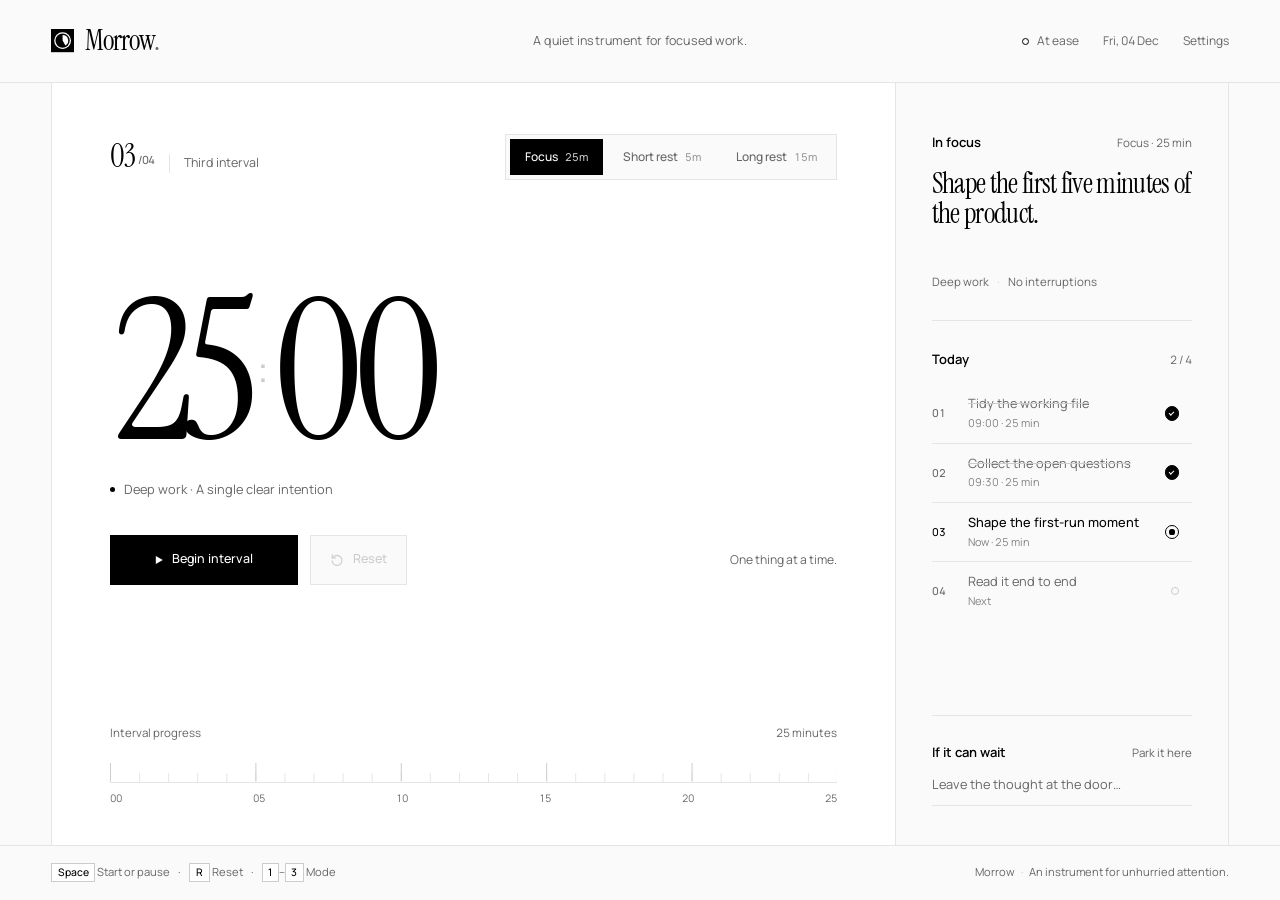
<file: index.html>
<!DOCTYPE html>
<html lang="en">
<head>
  <meta charset="UTF-8">
  <meta name="viewport" content="width=device-width, initial-scale=1.0">
  <meta name="description" content="Morrow is a quiet, single-purpose focus timer for unhurried work.">
  <title>Morrow — A quiet focus timer</title>
  <link rel="icon" type="image/svg+xml" href="./favicon.svg">
  <link rel="preconnect" href="https://fonts.googleapis.com">
  <link rel="preconnect" href="https://fonts.gstatic.com" crossorigin>
  <link href="https://fonts.googleapis.com/css2?family=Instrument+Serif:ital@0;1&family=Manrope:wght@300;400;500;600&display=swap" rel="stylesheet">
  <link rel="stylesheet" href="style.css">
</head>
<body class="timer-page" data-mode="focus" data-state="idle">
  <div class="page">
    <header class="masthead">
      <div class="masthead-inner">
        <a class="brand" href="./index.html" aria-label="Morrow home">
          <svg class="brand-mark" viewBox="0 0 32 32" aria-hidden="true" focusable="false">
            <rect width="32" height="32" class="brand-mark-bg" />
            <circle cx="16" cy="16" r="10.75" fill="none" class="brand-mark-ring" stroke-width="1.75" />
            <path d="M16 16 L16 8.25 A7.75 7.75 0 0 1 19.875 22.712 Z" class="brand-mark-wedge" />
          </svg>
          <span class="brand-word">Morrow<span aria-hidden="true">.</span></span>
        </a>
        <p class="masthead-line">A quiet instrument for focused work.</p>
        <div class="masthead-meta">
          <p class="presence" aria-live="polite">
            <span class="presence-dot" aria-hidden="true"></span>
            <span class="presence-text" id="presence-text">At ease</span>
          </p>
          <time class="today" id="today-date" datetime="2026-11-06">Fri, 06 Nov</time>
          <a class="settings-link" href="./settings.html" aria-label="Open Morrow settings">Settings</a>
        </div>
      </div>
    </header>

    <main class="workspace" aria-label="Morrow focus workspace">
      <section class="timer-stage" aria-labelledby="timer-heading">
        <div class="stage-head">
          <div class="session-marker">
            <p class="session-index" id="session-index" aria-label="Interval three of four">03<span>/04</span></p>
            <p class="session-name" id="session-name">Third interval</p>
          </div>

          <div class="mode-switch" role="radiogroup" aria-label="Choose an interval">
            <button class="mode-option" type="button" role="radio" aria-checked="true" data-mode="focus" data-minutes="25">
              <span>Focus</span>
              <span class="mode-duration">25m</span>
            </button>
            <button class="mode-option" type="button" role="radio" aria-checked="false" data-mode="short" data-minutes="5">
              <span>Short rest</span>
              <span class="mode-duration">5m</span>
            </button>
            <button class="mode-option" type="button" role="radio" aria-checked="false" data-mode="long" data-minutes="15">
              <span>Long rest</span>
              <span class="mode-duration">15m</span>
            </button>
          </div>
        </div>

        <div class="timer-body">
          <h1 id="timer-heading" class="sr-only">Morrow focus timer</h1>
          <p id="timer-description" class="sr-only">A countdown timer with focus, short rest, and long rest modes. Choose a mode, begin the interval, pause at any time, or reset to return to the full duration.</p>

          <div class="clock-display" role="timer" aria-live="off" aria-labelledby="timer-heading" aria-describedby="timer-description">
            <span class="clock-digits" id="clock-minutes">25</span><span class="clock-colon" aria-hidden="true">:</span><span class="clock-digits" id="clock-seconds">00</span>
          </div>

          <p class="interval-caption" id="interval-caption">
            <span class="caption-dot" aria-hidden="true"></span>
            <span id="interval-caption-text">Deep work · A single clear intention</span>
          </p>

          <div class="timer-actions" role="group" aria-label="Timer controls">
            <button class="button-primary" id="toggle-timer" type="button">
              <span class="button-icon icon-play" id="toggle-icon" aria-hidden="true"></span>
              <span id="toggle-label">Begin interval</span>
            </button>

            <button class="button-secondary" id="reset-timer" type="button" disabled aria-label="Reset interval">
              <svg viewBox="0 0 18 18" aria-hidden="true" focusable="false">
                <path d="M4.25 6.4A5.6 5.6 0 1 1 3.4 10" fill="none" stroke="currentColor" stroke-width="1.25" stroke-linecap="round"/>
                <path d="M3.6 2.9v3.9h3.9" fill="none" stroke="currentColor" stroke-width="1.25" stroke-linecap="round" stroke-linejoin="round"/>
              </svg>
              <span>Reset</span>
            </button>

            <p class="timer-note" id="timer-note" aria-live="polite">One thing at a time.</p>
          </div>
        </div>

        <figure class="interval-ruler" id="interval-ruler" style="--progress: 0;">
          <figcaption class="ruler-caption">
            <span>Interval progress</span>
            <span class="ruler-total" id="ruler-total">25 minutes</span>
          </figcaption>

          <div class="ruler-track" id="ruler-track" aria-hidden="true">
            <span class="ruler-fill"></span>
            <span class="ruler-marker"></span>
          </div>

          <div class="ruler-labels" id="ruler-labels" aria-hidden="true">
            <span>00</span><span>05</span><span>10</span><span>15</span><span>20</span><span>25</span>
          </div>
        </figure>

        <div class="finish-panel" id="finish-panel" role="status" aria-live="polite" aria-hidden="true">
          <p class="finish-kicker">Interval complete</p>
          <p class="finish-time" aria-hidden="true">00:00</p>
          <p class="finish-title" id="finish-title">Let the work settle.</p>
          <div class="finish-actions">
            <button class="button-primary" id="finish-next" type="button">
              <span class="button-icon icon-play" aria-hidden="true"></span>
              <span id="finish-next-label">Take a short rest</span>
            </button>
            <button class="button-secondary" id="finish-return" type="button">Return to timer</button>
            <button class="button-secondary" id="finish-stop-audio" type="button" hidden>Stop music</button>
          </div>
        </div>
      </section>

      <aside class="session-rail" aria-label="Session notes">
        <section class="rail-section intention-section" aria-labelledby="intention-label">
          <div class="section-heading">
            <h2 id="intention-label">In focus</h2>
            <p class="section-meta" id="intention-mode-tag">Focus · 25 min</p>
          </div>
          <label class="sr-only" for="intention">Current intention</label>
          <textarea class="intention-input" id="intention" rows="3" spellcheck="false">Shape the first five minutes of the product.</textarea>
          <p class="intention-meta"><span>Deep work</span><span aria-hidden="true">·</span><span>No interruptions</span></p>
        </section>

        <section class="rail-section cadence-section" aria-labelledby="cadence-heading">
          <div class="section-heading">
            <h2 id="cadence-heading">Today</h2>
            <p class="section-meta" id="cadence-count">2 / 4</p>
          </div>

          <ol class="cadence-list" id="cadence-list">
            <li class="cadence-item is-done" data-status="done">
              <button class="cadence-trigger" type="button" aria-pressed="true">
                <span class="cadence-number">01</span>
                <span class="cadence-copy">
                  <span class="cadence-title">Tidy the working file</span>
                  <span class="cadence-time">09:00 · 25 min</span>
                </span>
                <span class="cadence-mark" aria-hidden="true"></span>
                <span class="sr-only cadence-sr">Complete, select to toggle</span>
              </button>
            </li>
            <li class="cadence-item is-done" data-status="done">
              <button class="cadence-trigger" type="button" aria-pressed="true">
                <span class="cadence-number">02</span>
                <span class="cadence-copy">
                  <span class="cadence-title">Collect the open questions</span>
                  <span class="cadence-time">09:30 · 25 min</span>
                </span>
                <span class="cadence-mark" aria-hidden="true"></span>
                <span class="sr-only cadence-sr">Complete, select to toggle</span>
              </button>
            </li>
            <li class="cadence-item is-current" data-status="current">
              <button class="cadence-trigger" type="button" aria-pressed="false">
                <span class="cadence-number">03</span>
                <span class="cadence-copy">
                  <span class="cadence-title">Shape the first-run moment</span>
                  <span class="cadence-time">Now · 25 min</span>
                </span>
                <span class="cadence-mark" aria-hidden="true"></span>
                <span class="sr-only cadence-sr">Currently active, select to mark complete</span>
              </button>
            </li>
            <li class="cadence-item is-next" data-status="next">
              <button class="cadence-trigger" type="button" aria-pressed="false">
                <span class="cadence-number">04</span>
                <span class="cadence-copy">
                  <span class="cadence-title">Read it end to end</span>
                  <span class="cadence-time">Next</span>
                </span>
                <span class="cadence-mark" aria-hidden="true"></span>
                <span class="sr-only cadence-sr">Up next, select to mark complete</span>
              </button>
            </li>
          </ol>
        </section>

        <section class="rail-section parking-section" aria-labelledby="parking-label">
          <div class="section-heading">
            <h2 id="parking-label">If it can wait</h2>
            <p class="section-meta">Park it here</p>
          </div>
          <label class="sr-only" for="parking">Leave a thought for later</label>
          <textarea class="parking-input" id="parking" rows="2" placeholder="Leave the thought at the door…"></textarea>
        </section>
      </aside>
    </main>

    <footer class="page-footer">
      <div class="footer-inner">
        <p class="footer-shortcuts" aria-label="Keyboard shortcuts">
          <span><kbd>Space</kbd> Start or pause</span>
          <span aria-hidden="true">·</span>
          <span><kbd>R</kbd> Reset</span>
          <span aria-hidden="true">·</span>
          <span><kbd>1</kbd>–<kbd>3</kbd> Mode</span>
        </p>
        <p class="footer-credit">Morrow <span aria-hidden="true">·</span> An instrument for unhurried attention.</p>
      </div>
    </footer>
  </div>

  <script src="audio.js"></script>
  <script>
    (() => {
      const SETTINGS_KEY = "morrow.settings";
      const DEFAULT_SETTINGS = {
        focusMinutes: 25,
        shortRestMinutes: 5,
        longRestMinutes: 15,
        soundEnabled: true,
        keepAwake: true,
        theme: "light",
        reducedMotion: false
      };

      function loadSettings() {
        try {
          const raw = localStorage.getItem(SETTINGS_KEY);
          if (!raw) return { ...DEFAULT_SETTINGS };
          return { ...DEFAULT_SETTINGS, ...JSON.parse(raw) };
        } catch {
          return { ...DEFAULT_SETTINGS };
        }
      }

      function buildRulerLabels(minutes) {
        const labels = [];
        for (let i = 0; i <= 5; i++) {
          const val = Math.round((minutes * i) / 5);
          labels.push(String(val).padStart(2, "0"));
        }
        return labels;
      }

      const activeSettings = loadSettings();

      function applySettingsToDom(settings) {
        const prefersDark = window.matchMedia && window.matchMedia("(prefers-color-scheme: dark)").matches;
        const resolvedTheme = settings.theme === "system" ? (prefersDark ? "dark" : "light") : settings.theme;
        document.documentElement.dataset.theme = resolvedTheme;
        document.body.dataset.theme = resolvedTheme;
        document.body.dataset.reducedMotion = settings.reducedMotion ? "true" : "false";
      }

      const MODES = {
        focus: {
          minutes: Math.max(1, Math.min(120, Number(activeSettings.focusMinutes) || 25)),
          caption: "Deep work · A single clear intention",
          tag: `Focus · ${Math.max(1, Math.min(120, Number(activeSettings.focusMinutes) || 25))} min`,
          rulerLabels: buildRulerLabels(Math.max(1, Math.min(120, Number(activeSettings.focusMinutes) || 25))),
          minorStep: `calc(100% / ${Math.max(1, Math.min(120, Number(activeSettings.focusMinutes) || 25))})`,
          majorStep: "20%",
          finishTitle: "Let the work settle.",
          nextMode: "short",
          nextLabel: "Take a short rest"
        },
        short: {
          minutes: Number(activeSettings.shortRestMinutes) || 5,
          caption: "Short rest · Look beyond the screen",
          tag: `Short rest · ${Number(activeSettings.shortRestMinutes) || 5} min`,
          rulerLabels: buildRulerLabels(Number(activeSettings.shortRestMinutes) || 5),
          minorStep: `calc(100% / ${Number(activeSettings.shortRestMinutes) || 5})`,
          majorStep: "20%",
          finishTitle: "Eyes away from the glass.",
          nextMode: "focus",
          nextLabel: "Return to focus"
        },
        long: {
          minutes: Number(activeSettings.longRestMinutes) || 15,
          caption: "Long rest · Let the work settle",
          tag: `Long rest · ${Number(activeSettings.longRestMinutes) || 15} min`,
          rulerLabels: buildRulerLabels(Number(activeSettings.longRestMinutes) || 15),
          minorStep: `calc(100% / ${Number(activeSettings.longRestMinutes) || 15})`,
          majorStep: "20%",
          finishTitle: "Step back before the next cycle.",
          nextMode: "focus",
          nextLabel: "Return to focus"
        }
      };

      const ORDINALS = ["First", "Second", "Third", "Fourth"];
      const body = document.body;
      const clockMinutes = document.getElementById("clock-minutes");
      const clockSeconds = document.getElementById("clock-seconds");
      const toggleBtn = document.getElementById("toggle-timer");
      const toggleIcon = document.getElementById("toggle-icon");
      const toggleLabel = document.getElementById("toggle-label");
      const resetBtn = document.getElementById("reset-timer");
      const timerNote = document.getElementById("timer-note");
      const presenceText = document.getElementById("presence-text");
      const captionText = document.getElementById("interval-caption-text");
      const intentionModeTag = document.getElementById("intention-mode-tag");
      const rulerEl = document.getElementById("interval-ruler");
      const rulerTrack = document.getElementById("ruler-track");
      const rulerTotal = document.getElementById("ruler-total");
      const rulerLabels = document.getElementById("ruler-labels");
      const finishPanel = document.getElementById("finish-panel");
      const finishTitle = document.getElementById("finish-title");
      const finishNextBtn = document.getElementById("finish-next");
      const finishNextLabel = document.getElementById("finish-next-label");
      const finishReturnBtn = document.getElementById("finish-return");
      const finishStopAudioBtn = document.getElementById("finish-stop-audio");
      const modeButtons = Array.from(document.querySelectorAll(".mode-option"));
      const intentionInput = document.getElementById("intention");
      const parkingInput = document.getElementById("parking");
      const cadenceItems = Array.from(document.querySelectorAll(".cadence-item"));
      const cadenceCount = document.getElementById("cadence-count");
      const sessionIndex = document.getElementById("session-index");
      const sessionName = document.getElementById("session-name");
      const todayDate = document.getElementById("today-date");

      let currentMode = "focus";
      let totalSeconds = MODES.focus.minutes * 60;
      let remainingSeconds = totalSeconds;
      let timerState = "idle"; // idle | running | paused | complete
      let endTimestamp = 0;
      let tickId = null;
      let wakeLock = null;

      modeButtons.forEach((btn) => {
        const mode = btn.dataset.mode;
        if (MODES[mode]) {
          btn.dataset.minutes = String(MODES[mode].minutes);
          const durEl = btn.querySelector(".mode-duration");
          if (durEl) durEl.textContent = `${MODES[mode].minutes}m`;
        }
      });

      applySettingsToDom(activeSettings);

      async function requestWakeLock() {
        if (!activeSettings.keepAwake || !("wakeLock" in navigator)) return;
        try {
          wakeLock = await navigator.wakeLock.request("screen");
        } catch {
          // Ignore wake lock errors if unsupported or denied.
        }
      }

      async function releaseWakeLock() {
        if (!wakeLock) return;
        try {
          await wakeLock.release();
        } catch {
          // Ignore release errors.
        }
        wakeLock = null;
      }

      function formatTwo(value) {
        return String(Math.max(0, value)).padStart(2, "0");
      }

      function setTodayLabel() {
        if (!todayDate) return;
        const now = new Date();
        const weekday = now.toLocaleDateString("en-US", { weekday: "short" });
        const day = formatTwo(now.getDate());
        const month = now.toLocaleDateString("en-US", { month: "short" });
        todayDate.textContent = `${weekday}, ${day} ${month}`;
        todayDate.setAttribute("datetime", now.toISOString().slice(0, 10));
      }

      function renderClock() {
        const mins = Math.floor(remainingSeconds / 60);
        const secs = remainingSeconds % 60;
        const formatted = `${formatTwo(mins)}:${formatTwo(secs)}`;
        clockMinutes.textContent = formatTwo(mins);
        clockSeconds.textContent = formatTwo(secs);

        const progress = totalSeconds > 0 ? Math.min(1, Math.max(0, (totalSeconds - remainingSeconds) / totalSeconds)) : 0;
        rulerEl.style.setProperty("--progress", progress.toFixed(5));

        if (timerState === "running") {
          document.title = `${formatted} · Morrow`;
        } else if (timerState === "paused") {
          document.title = `${formatted} (Paused) · Morrow`;
        } else if (timerState === "complete") {
          document.title = "Interval complete · Morrow";
        } else {
          document.title = "Morrow — A quiet focus timer";
        }

        const atFull = remainingSeconds === totalSeconds && timerState === "idle";
        resetBtn.disabled = atFull;
      }

      function renderControls() {
        body.dataset.state = timerState;
        body.dataset.mode = currentMode;

        if (timerState === "running") {
          presenceText.textContent = "In focus";
          timerNote.textContent = "Stay with it.";
          toggleLabel.textContent = "Pause interval";
          toggleIcon.className = "button-icon icon-pause";
          toggleIcon.innerHTML = "<span></span><span></span>";
        } else if (timerState === "paused") {
          presenceText.textContent = "Paused";
          timerNote.textContent = "Your place is kept.";
          toggleLabel.textContent = "Resume interval";
          toggleIcon.className = "button-icon icon-play";
          toggleIcon.innerHTML = "";
        } else if (timerState === "complete") {
          presenceText.textContent = "Complete";
          timerNote.textContent = "Interval finished.";
          toggleLabel.textContent = "Begin interval";
          toggleIcon.className = "button-icon icon-play";
          toggleIcon.innerHTML = "";
        } else {
          presenceText.textContent = "At ease";
          timerNote.textContent = "One thing at a time.";
          toggleLabel.textContent = "Begin interval";
          toggleIcon.className = "button-icon icon-play";
          toggleIcon.innerHTML = "";
        }

        const isComplete = timerState === "complete";
        finishPanel.setAttribute("aria-hidden", isComplete ? "false" : "true");
      }

      function shouldLoopFocusMusic() {
        return currentMode === "focus" && timerState === "running";
      }

      function startFocusMusic(restart = false) {
        if (!activeSettings.soundEnabled || !window.MorrowAudio) return;
        if (typeof window.MorrowAudio.playFocusMusic === "function") {
          window.MorrowAudio.playFocusMusic({
            restart,
            shouldLoop: shouldLoopFocusMusic
          });
        }
      }

      function pauseFocusMusic() {
        if (window.MorrowAudio && typeof window.MorrowAudio.pauseFocusMusic === "function") {
          window.MorrowAudio.pauseFocusMusic();
        }
      }

      function stopFocusMusic() {
        if (window.MorrowAudio && typeof window.MorrowAudio.stopFocusMusic === "function") {
          window.MorrowAudio.stopFocusMusic();
        }
      }

      function stopCompletionMusic() {
        if (window.MorrowAudio) {
          if (typeof window.MorrowAudio.stopCompletion === "function") {
            window.MorrowAudio.stopCompletion();
          } else {
            window.MorrowAudio.stop();
          }
        }
        finishStopAudioBtn.hidden = true;
      }

      function stopAllMusic() {
        stopCompletionMusic();
        stopFocusMusic();
      }

      function playCompletionMusic() {
        if (!activeSettings.soundEnabled || !window.MorrowAudio) return;
        const started = window.MorrowAudio.playGraduationMusic({
          onEnded: () => {
            finishStopAudioBtn.hidden = true;
          }
        });
        finishStopAudioBtn.hidden = !started;
      }

      function playControlSound(action) {
        if (!activeSettings.soundEnabled || !window.MorrowAudio) return;
        window.MorrowAudio.playControlSound(action);
      }

      function stopTicker() {
        if (tickId !== null) {
          window.clearInterval(tickId);
          tickId = null;
        }
      }

      function completeInterval() {
        stopTicker();
        releaseWakeLock();
        stopFocusMusic();
        remainingSeconds = 0;
        timerState = "complete";
        renderClock();
        renderControls();
        playCompletionMusic();
      }

      function startTimer() {
        stopCompletionMusic();
        if (window.MorrowAudio) {
          window.MorrowAudio.unlock();
        }
        playControlSound("start");
        if (timerState === "complete") {
          remainingSeconds = totalSeconds;
        }
        timerState = "running";
        if (currentMode === "focus") {
          startFocusMusic(false);
        } else {
          stopFocusMusic();
        }
        endTimestamp = Date.now() + remainingSeconds * 1000;
        requestWakeLock();
        stopTicker();
        tickId = window.setInterval(() => {
          const left = Math.ceil((endTimestamp - Date.now()) / 1000);
          if (left <= 0) {
            completeInterval();
          } else if (left !== remainingSeconds) {
            remainingSeconds = left;
            renderClock();
          }
        }, 250);
        renderClock();
        renderControls();
      }

      function pauseTimer() {
        stopTicker();
        releaseWakeLock();
        if (currentMode === "focus") {
          pauseFocusMusic();
        }
        playControlSound("pause");
        remainingSeconds = Math.max(0, Math.ceil((endTimestamp - Date.now()) / 1000));
        timerState = "paused";
        renderClock();
        renderControls();
      }

      function resetTimer() {
        stopTicker();
        releaseWakeLock();
        stopAllMusic();
        playControlSound("reset");
        timerState = "idle";
        remainingSeconds = totalSeconds;
        renderClock();
        renderControls();
      }

      function setMode(mode) {
        if (!MODES[mode]) return;
        stopAllMusic();
        currentMode = mode;
        const cfg = MODES[mode];
        totalSeconds = cfg.minutes * 60;
        stopTicker();
        timerState = "idle";
        remainingSeconds = totalSeconds;

        modeButtons.forEach((btn) => {
          const active = btn.dataset.mode === mode;
          btn.setAttribute("aria-checked", active ? "true" : "false");
        });

        captionText.textContent = cfg.caption;
        intentionModeTag.textContent = cfg.tag;
        rulerTotal.textContent = `${cfg.minutes} minutes`;
        rulerTrack.style.setProperty("--minor-step", cfg.minorStep);
        rulerTrack.style.setProperty("--major-step", cfg.majorStep);
        rulerLabels.innerHTML = cfg.rulerLabels.map((label) => `<span>${label}</span>`).join("");
        finishTitle.textContent = cfg.finishTitle;
        finishNextLabel.textContent = cfg.nextLabel;

        renderClock();
        renderControls();
      }

      function syncCadenceSummary() {
        const doneCount = cadenceItems.filter((item) => item.dataset.status === "done").length;
        cadenceCount.textContent = `${doneCount} / ${cadenceItems.length}`;

        let activeIdx = cadenceItems.findIndex((item) => item.dataset.status === "current");
        if (activeIdx === -1) {
          activeIdx = Math.min(doneCount, cadenceItems.length - 1);
        }
        const displayIdx = activeIdx + 1;
        sessionIndex.innerHTML = `${formatTwo(displayIdx)}<span>/${formatTwo(cadenceItems.length)}</span>`;
        sessionIndex.setAttribute("aria-label", `Interval ${displayIdx} of ${cadenceItems.length}`);
        sessionName.textContent = `${ORDINALS[activeIdx] || "Current"} interval`;
      }

      modeButtons.forEach((btn) => {
        btn.addEventListener("click", () => {
          setMode(btn.dataset.mode);
          if (btn.dataset.mode === "focus") {
            startFocusMusic(true);
          }
        });
      });

      toggleBtn.addEventListener("click", () => {
        if (timerState === "running") {
          pauseTimer();
        } else {
          startTimer();
        }
      });

      resetBtn.addEventListener("click", resetTimer);

      finishReturnBtn.addEventListener("click", resetTimer);

      finishStopAudioBtn.addEventListener("click", stopCompletionMusic);

      finishNextBtn.addEventListener("click", () => {
        const nextMode = MODES[currentMode].nextMode;
        setMode(nextMode);
        startTimer();
      });

      cadenceItems.forEach((item) => {
        const trigger = item.querySelector(".cadence-trigger");
        const sr = item.querySelector(".cadence-sr");
        if (!trigger) return;

        trigger.addEventListener("click", () => {
          const isDone = item.dataset.status === "done";
          const nextStatus = isDone ? "current" : "done";

          if (nextStatus === "current") {
            cadenceItems.forEach((other) => {
              if (other !== item && other.dataset.status === "current") {
                other.dataset.status = "next";
                other.classList.remove("is-current");
                other.classList.add("is-next");
              }
            });
          }

          item.dataset.status = nextStatus;
          item.classList.remove("is-done", "is-current", "is-next");
          item.classList.add(nextStatus === "done" ? "is-done" : "is-current");
          trigger.setAttribute("aria-pressed", nextStatus === "done" ? "true" : "false");

          if (sr) {
            sr.textContent = nextStatus === "done"
              ? "Complete, select to toggle"
              : "Currently active, select to mark complete";
          }

          if (nextStatus === "done") {
            const firstRemaining = cadenceItems.find((other) => other.dataset.status !== "done");
            if (firstRemaining) {
              cadenceItems.forEach((other) => {
                if (other.dataset.status === "current") {
                  other.dataset.status = "next";
                  other.classList.remove("is-current");
                  other.classList.add("is-next");
                }
              });
              firstRemaining.dataset.status = "current";
              firstRemaining.classList.remove("is-next");
              firstRemaining.classList.add("is-current");
            }
          }

          syncCadenceSummary();
        });
      });

      try {
        const savedIntention = localStorage.getItem("morrow.intention");
        if (savedIntention !== null) intentionInput.value = savedIntention;
        const savedParking = localStorage.getItem("morrow.parking");
        if (savedParking !== null) parkingInput.value = savedParking;

        intentionInput.addEventListener("input", () => {
          localStorage.setItem("morrow.intention", intentionInput.value);
        });
        parkingInput.addEventListener("input", () => {
          localStorage.setItem("morrow.parking", parkingInput.value);
        });
      } catch {
        // Ignore storage errors in restricted contexts.
      }

      document.addEventListener("keydown", (event) => {
        const target = event.target;
        const isEditing = target && (target.tagName === "TEXTAREA" || target.tagName === "INPUT" || target.isContentEditable);
        if (isEditing || event.metaKey || event.ctrlKey || event.altKey) return;

        if (event.code === "Space" && target.tagName !== "BUTTON") {
          event.preventDefault();
          if (timerState === "running") pauseTimer();
          else startTimer();
        } else if (event.key === "r" || event.key === "R") {
          event.preventDefault();
          resetTimer();
        } else if (event.key === "1") {
          setMode("focus");
        } else if (event.key === "2") {
          setMode("short");
        } else if (event.key === "3") {
          setMode("long");
        }
      });

      setTodayLabel();
      setMode("focus");
      syncCadenceSummary();
    })();
  </script>
</body>
</html>
</file>
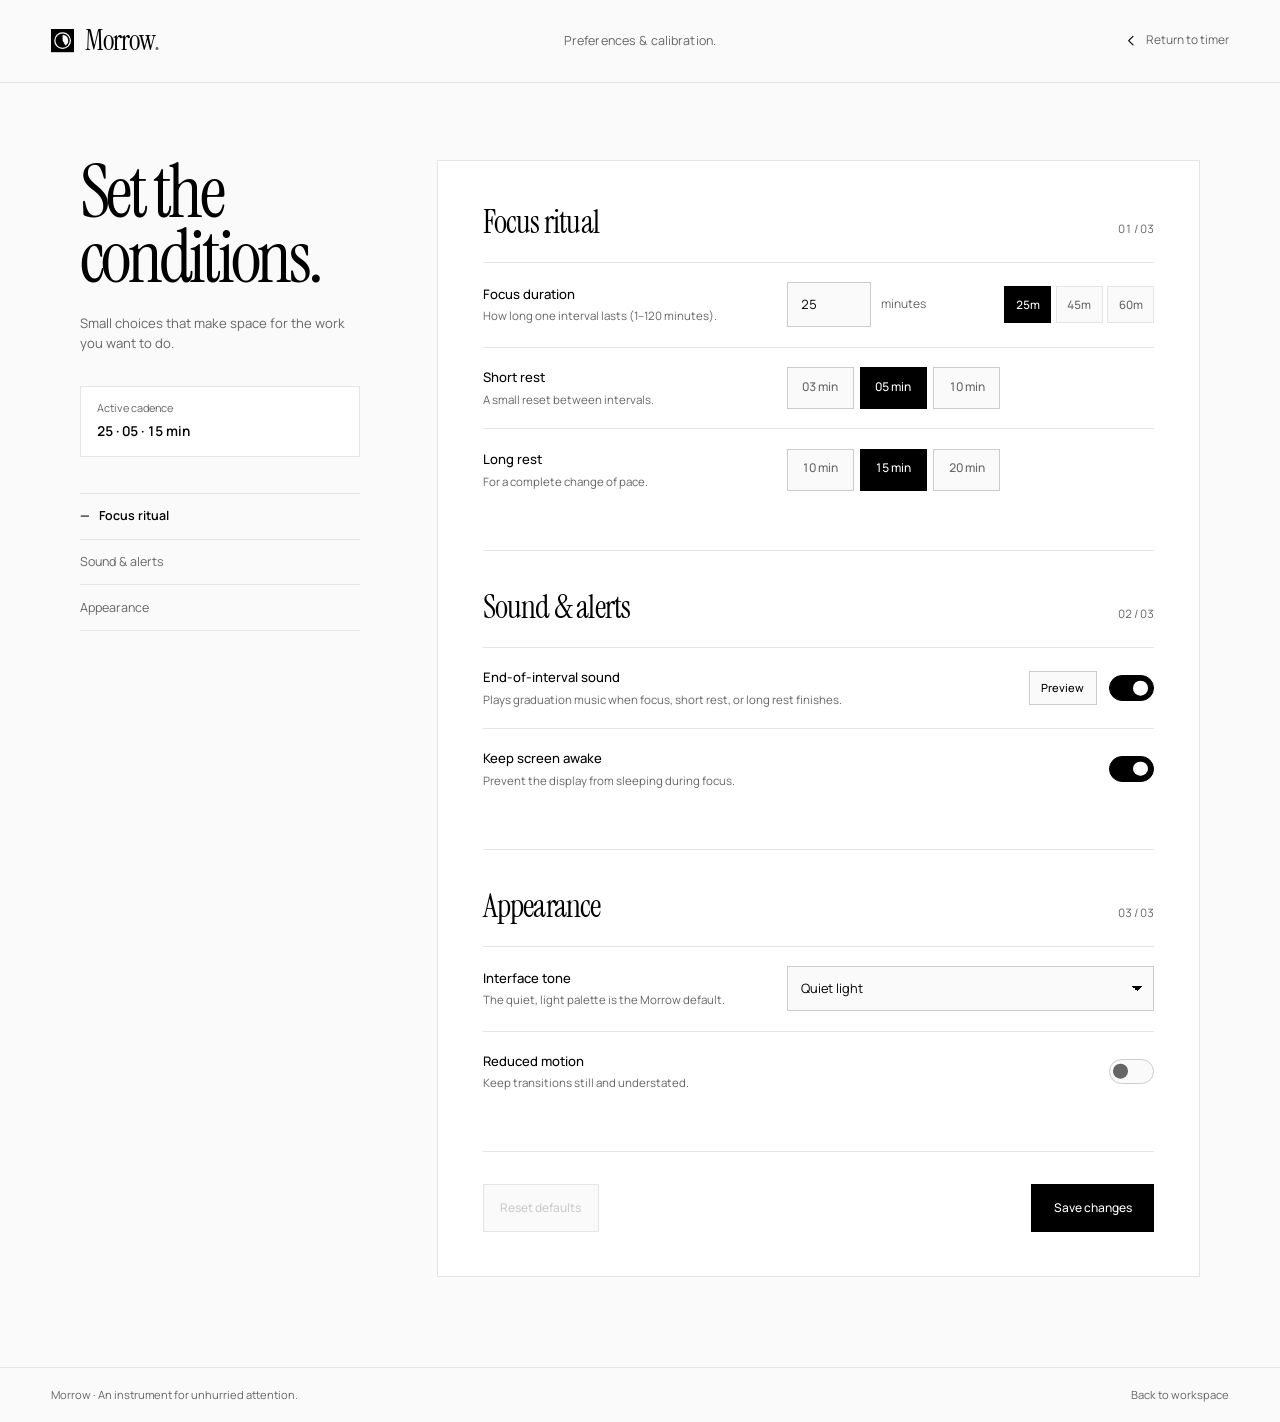
<file: settings.html>
﻿<!doctype html>
<html lang="en">
  <head>
    <meta charset="UTF-8" />
    <meta name="viewport" content="width=device-width, initial-scale=1.0" />
    <meta
      name="description"
      content="Shape how Morrow supports your focused work."
    />
    <title>Settings — Morrow</title>
    <link rel="icon" type="image/svg+xml" href="./favicon.svg" />
    <link rel="preconnect" href="https://fonts.googleapis.com" />
    <link rel="preconnect" href="https://fonts.gstatic.com" crossorigin />
    <link
      href="https://fonts.googleapis.com/css2?family=Instrument+Serif:ital@0;1&family=Manrope:wght@300;400;500;600&display=swap"
      rel="stylesheet"
    />
    <link rel="stylesheet" href="style.css" />
  </head>
  <body class="settings-page">
    <div class="page">
      <header class="masthead">
        <div class="masthead-inner">
          <a class="brand" href="./index.html" aria-label="Morrow home">
            <svg class="brand-mark" viewBox="0 0 32 32" aria-hidden="true" focusable="false">
              <rect width="32" height="32" class="brand-mark-bg" />
              <circle cx="16" cy="16" r="10.75" fill="none" class="brand-mark-ring" stroke-width="1.75" />
              <path d="M16 16 L16 8.25 A7.75 7.75 0 0 1 19.875 22.712 Z" class="brand-mark-wedge" />
            </svg>
            <span class="brand-word">Morrow<span aria-hidden="true">.</span></span>
          </a>
          <p class="masthead-line">Preferences &amp; calibration.</p>
          <a class="back-link" href="./index.html">
            <svg viewBox="0 0 16 16" aria-hidden="true" focusable="false">
              <path d="M10.5 3.5 6 8l4.5 4.5" fill="none" stroke="currentColor" stroke-width="1.25" stroke-linecap="round" stroke-linejoin="round" />
            </svg>
            <span>Return to timer</span>
          </a>
        </div>
      </header>

      <main class="layout">
        <aside class="intro" aria-label="Settings navigation">
          <h1>Set the conditions.</h1>
          <p>Small choices that make space for the work you want to do.</p>

          <p class="cadence-preview" id="cadence-preview" aria-live="polite">
            <span class="preview-label">Active cadence</span>
            <span class="preview-value" id="preview-value">25 · 05 · 15 min</span>
          </p>

          <nav class="settings-nav" id="settings-nav" aria-label="Settings sections">
            <a href="#ritual" aria-current="location">Focus ritual</a>
            <a href="#sound">Sound &amp; alerts</a>
            <a href="#appearance">Appearance</a>
          </nav>
        </aside>

        <form class="settings-form" id="settings-form" novalidate>
          <section class="section" id="ritual" aria-labelledby="ritual-heading">
            <div class="section-heading">
              <h2 id="ritual-heading">Focus ritual</h2>
              <p>01 / 03</p>
            </div>

            <div class="field">
              <div>
                <label class="field-label" for="focus-duration">Focus duration</label>
                <span class="field-help">How long one interval lasts (1–120 minutes).</span>
              </div>
              <div class="field-control">
                <div class="duration-row">
                  <div class="duration-control">
                    <input
                      class="text-input"
                      id="focus-duration"
                      name="focusMinutes"
                      type="number"
                      min="1"
                      max="120"
                      value="25"
                      aria-describedby="focus-error"
                    />
                    <span>minutes</span>
                  </div>
                  <div class="preset-group" role="group" aria-label="Common focus durations">
                    <button class="preset-button" type="button" data-focus-preset="25">25m</button>
                    <button class="preset-button" type="button" data-focus-preset="45">45m</button>
                    <button class="preset-button" type="button" data-focus-preset="60">60m</button>
                  </div>
                </div>
                <p class="field-error" id="focus-error" role="alert"></p>
              </div>
            </div>

            <div class="field">
              <div>
                <span class="field-label">Short rest</span>
                <span class="field-help">A small reset between intervals.</span>
              </div>
              <div
                class="field-control choice-group"
                role="radiogroup"
                aria-label="Short rest duration"
              >
                <label class="choice">
                  <input type="radio" name="short-rest" value="3" />
                  <span>03 min</span>
                </label>
                <label class="choice">
                  <input type="radio" name="short-rest" value="5" checked />
                  <span>05 min</span>
                </label>
                <label class="choice">
                  <input type="radio" name="short-rest" value="10" />
                  <span>10 min</span>
                </label>
              </div>
            </div>

            <div class="field">
              <div>
                <span class="field-label">Long rest</span>
                <span class="field-help">For a complete change of pace.</span>
              </div>
              <div
                class="field-control choice-group"
                role="radiogroup"
                aria-label="Long rest duration"
              >
                <label class="choice">
                  <input type="radio" name="long-rest" value="10" />
                  <span>10 min</span>
                </label>
                <label class="choice">
                  <input type="radio" name="long-rest" value="15" checked />
                  <span>15 min</span>
                </label>
                <label class="choice">
                  <input type="radio" name="long-rest" value="20" />
                  <span>20 min</span>
                </label>
              </div>
            </div>
          </section>

          <section class="section" id="sound" aria-labelledby="sound-heading">
            <div class="section-heading">
              <h2 id="sound-heading">Sound &amp; alerts</h2>
              <p>02 / 03</p>
            </div>

            <div class="toggle-row">
              <div class="toggle-copy">
                <strong>End-of-interval sound</strong>
                <span>Plays graduation music when focus, short rest, or long rest finishes.</span>
              </div>
              <div class="toggle-actions">
                <button class="preview-sound-button" id="preview-sound" type="button">Preview</button>
                <label class="switch">
                  <span class="sr-only">Enable end-of-interval sound</span>
                  <input id="sound-enabled" type="checkbox" checked />
                  <span class="switch-track" aria-hidden="true"></span>
                </label>
              </div>
            </div>

            <div class="toggle-row">
              <div class="toggle-copy">
                <strong>Keep screen awake</strong>
                <span>Prevent the display from sleeping during focus.</span>
              </div>
              <label class="switch">
                <span class="sr-only">Keep screen awake</span>
                <input id="keep-awake" type="checkbox" checked />
                <span class="switch-track" aria-hidden="true"></span>
              </label>
            </div>
          </section>

          <section class="section" id="appearance" aria-labelledby="appearance-heading">
            <div class="section-heading">
              <h2 id="appearance-heading">Appearance</h2>
              <p>03 / 03</p>
            </div>

            <div class="field">
              <div>
                <label class="field-label" for="theme">Interface tone</label>
                <span class="field-help">The quiet, light palette is the Morrow default.</span>
              </div>
              <div class="field-control">
                <select id="theme" name="theme">
                  <option value="light" selected>Quiet light</option>
                  <option value="dark">Quiet dark</option>
                  <option value="system">System preference</option>
                </select>
              </div>
            </div>

            <div class="toggle-row">
              <div class="toggle-copy">
                <strong>Reduced motion</strong>
                <span>Keep transitions still and understated.</span>
              </div>
              <label class="switch">
                <span class="sr-only">Enable reduced motion</span>
                <input id="reduced-motion" type="checkbox" />
                <span class="switch-track" aria-hidden="true"></span>
              </label>
            </div>
          </section>

          <div class="actions">
            <button class="reset-button" id="reset-defaults" type="button" disabled>Reset defaults</button>
            <div class="actions-right">
              <p class="save-status" id="save-status" role="status" aria-live="polite"></p>
              <button class="save-button" type="submit">Save changes</button>
            </div>
          </div>
        </form>
      </main>

      <footer class="footer">
        <div class="footer-inner">
          <span>Morrow <span aria-hidden="true">·</span> An instrument for unhurried attention.</span>
          <a class="footer-link" href="./index.html">Back to workspace</a>
        </div>
      </footer>
    </div>

    <script src="audio.js"></script>
    <script>
      (() => {
        const STORAGE_KEY = "morrow.settings";
        const DEFAULTS = {
          focusMinutes: 25,
          shortRestMinutes: 5,
          longRestMinutes: 15,
          soundEnabled: true,
          keepAwake: true,
          theme: "light",
          reducedMotion: false
        };

        const form = document.getElementById("settings-form");
        const focusInput = document.getElementById("focus-duration");
        const focusError = document.getElementById("focus-error");
        const soundInput = document.getElementById("sound-enabled");
        const keepAwakeInput = document.getElementById("keep-awake");
        const themeSelect = document.getElementById("theme");
        const reducedMotionInput = document.getElementById("reduced-motion");
        const previewValue = document.getElementById("preview-value");
        const saveStatus = document.getElementById("save-status");
        const resetBtn = document.getElementById("reset-defaults");
        const previewSoundBtn = document.getElementById("preview-sound");
        const presetButtons = Array.from(document.querySelectorAll("[data-focus-preset]"));
        const navLinks = Array.from(document.querySelectorAll("#settings-nav a"));
        const sections = Array.from(document.querySelectorAll(".settings-form .section"));

        function formatTwo(n) {
          return String(n).padStart(2, "0");
        }

        function loadSettings() {
          try {
            const raw = localStorage.getItem(STORAGE_KEY);
            if (!raw) return { ...DEFAULTS };
            const parsed = JSON.parse(raw);
            return { ...DEFAULTS, ...parsed };
          } catch {
            return { ...DEFAULTS };
          }
        }

        function readFormValues() {
          const shortChecked = form.querySelector('input[name="short-rest"]:checked');
          const longChecked = form.querySelector('input[name="long-rest"]:checked');
          return {
            focusMinutes: Number(focusInput.value),
            shortRestMinutes: shortChecked ? Number(shortChecked.value) : DEFAULTS.shortRestMinutes,
            longRestMinutes: longChecked ? Number(longChecked.value) : DEFAULTS.longRestMinutes,
            soundEnabled: Boolean(soundInput.checked),
            keepAwake: Boolean(keepAwakeInput.checked),
            theme: themeSelect.value || DEFAULTS.theme,
            reducedMotion: Boolean(reducedMotionInput.checked)
          };
        }

        function applyAppearance(settings) {
          const prefersDark = window.matchMedia && window.matchMedia("(prefers-color-scheme: dark)").matches;
          const resolvedTheme = settings.theme === "system" ? (prefersDark ? "dark" : "light") : settings.theme;
          document.documentElement.dataset.theme = resolvedTheme;
          document.body.dataset.theme = resolvedTheme;
          document.body.dataset.reducedMotion = settings.reducedMotion ? "true" : "false";
        }

        function populateForm(settings) {
          focusInput.value = String(settings.focusMinutes);
          const shortRadio = form.querySelector(`input[name="short-rest"][value="${settings.shortRestMinutes}"]`);
          if (shortRadio) shortRadio.checked = true;
          const longRadio = form.querySelector(`input[name="long-rest"][value="${settings.longRestMinutes}"]`);
          if (longRadio) longRadio.checked = true;
          soundInput.checked = Boolean(settings.soundEnabled);
          keepAwakeInput.checked = Boolean(settings.keepAwake);
          themeSelect.value = settings.theme;
          reducedMotionInput.checked = Boolean(settings.reducedMotion);
          syncUI();
          applyAppearance(settings);
        }

        function isEqual(a, b) {
          return (
            a.focusMinutes === b.focusMinutes &&
            a.shortRestMinutes === b.shortRestMinutes &&
            a.longRestMinutes === b.longRestMinutes &&
            a.soundEnabled === b.soundEnabled &&
            a.keepAwake === b.keepAwake &&
            a.theme === b.theme &&
            a.reducedMotion === b.reducedMotion
          );
        }

        function syncUI() {
          const current = readFormValues();
          const focusNum = Number.isFinite(current.focusMinutes) && current.focusMinutes >= 1 ? Math.round(current.focusMinutes) : DEFAULTS.focusMinutes;
          previewValue.textContent = `${formatTwo(focusNum)} · ${formatTwo(current.shortRestMinutes)} · ${formatTwo(current.longRestMinutes)} min`;

          presetButtons.forEach((btn) => {
            const active = Number(btn.dataset.focusPreset) === current.focusMinutes;
            btn.setAttribute("aria-pressed", active ? "true" : "false");
          });

          previewSoundBtn.disabled = !current.soundEnabled;
          resetBtn.disabled = isEqual(current, DEFAULTS);
        }

        function validateFocus() {
          const raw = focusInput.value.trim();
          const value = Number(raw);
          if (!raw || !Number.isInteger(value) || value < 1 || value > 120) {
            focusInput.setAttribute("aria-invalid", "true");
            focusError.textContent = "Enter a whole number between 1 and 120 minutes.";
            return false;
          }
          focusInput.removeAttribute("aria-invalid");
          focusError.textContent = "";
          return true;
        }

        let isPreviewing = false;

        function stopPreview() {
          if (window.MorrowAudio) {
            window.MorrowAudio.stop();
          }
          isPreviewing = false;
          previewSoundBtn.textContent = "Preview";
        }

        presetButtons.forEach((btn) => {
          btn.addEventListener("click", () => {
            focusInput.value = btn.dataset.focusPreset;
            validateFocus();
            syncUI();
            saveStatus.textContent = "Unsaved changes.";
          });
        });

        previewSoundBtn.addEventListener("click", () => {
          if (isPreviewing) {
            stopPreview();
            saveStatus.textContent = "Preview stopped.";
            return;
          }
          if (!window.MorrowAudio) return;
          isPreviewing = true;
          previewSoundBtn.textContent = "Stop";
          saveStatus.textContent = "Playing graduation music preview.";
          window.MorrowAudio.playGraduationMusic({
            onEnded: () => {
              isPreviewing = false;
              previewSoundBtn.textContent = "Preview";
            }
          });
        });

        soundInput.addEventListener("change", () => {
          if (!soundInput.checked && isPreviewing) {
            stopPreview();
          }
        });

        form.addEventListener("input", () => {
          validateFocus();
          const current = readFormValues();
          syncUI();
          applyAppearance(current);
          saveStatus.textContent = "Unsaved changes.";
        });

        form.addEventListener("change", () => {
          const current = readFormValues();
          syncUI();
          applyAppearance(current);
        });

        resetBtn.addEventListener("click", () => {
          populateForm(DEFAULTS);
          try {
            localStorage.setItem(STORAGE_KEY, JSON.stringify(DEFAULTS));
          } catch {
            // Ignore storage errors.
          }
          focusInput.removeAttribute("aria-invalid");
          focusError.textContent = "";
          saveStatus.textContent = "Defaults restored and saved.";
        });

        form.addEventListener("submit", (event) => {
          event.preventDefault();
          if (!validateFocus()) {
            focusInput.focus();
            saveStatus.textContent = "Check focus duration before saving.";
            return;
          }
          const settings = readFormValues();
          try {
            localStorage.setItem(STORAGE_KEY, JSON.stringify(settings));
          } catch {
            // Ignore storage errors.
          }
          applyAppearance(settings);
          syncUI();
          saveStatus.textContent = `Saved — Focus ${settings.focusMinutes}m, Short rest ${settings.shortRestMinutes}m, Long rest ${settings.longRestMinutes}m.`;
        });

        function setActiveNav(id) {
          navLinks.forEach((link) => {
            const match = link.getAttribute("href") === `#${id}`;
            if (match) {
              link.setAttribute("aria-current", "location");
            } else {
              link.removeAttribute("aria-current");
            }
          });
        }

        navLinks.forEach((link) => {
          link.addEventListener("click", () => {
            const id = link.getAttribute("href").slice(1);
            setActiveNav(id);
          });
        });

        if ("IntersectionObserver" in window && sections.length) {
          const observer = new IntersectionObserver(
            (entries) => {
              const visible = entries.find((entry) => entry.isIntersecting);
              if (visible) setActiveNav(visible.target.id);
            },
            { rootMargin: "-25% 0px -60% 0px", threshold: 0 }
          );
          sections.forEach((section) => observer.observe(section));
        }

        populateForm(loadSettings());
      })();
    </script>
  </body>
</html>
</file>
<file: style.css>
﻿/* ---------- Morrow Monochrome Design System (index.html) ---------- */

html {
  min-width: 320px;
  color-scheme: light;
  background: #fafafa;
}

html[data-theme="dark"] {
  color-scheme: dark;
  background: #000000;
}

@scope (body.timer-page) {
  :scope {
    --white: #ffffff;
    --porcelain: #fafafa;
    --mist: #f2f2f2;
    --line: #e5e5e5;
    --line-strong: #cccccc;
    --slate: #666666;
    --graphite: #1a1a1a;
    --ink: #000000;

    --serif: "Instrument Serif", "Iowan Old Style", "Palatino Linotype", Georgia, serif;
    --sans: "Manrope", "Helvetica Neue", Arial, sans-serif;

    --page-pad: clamp(1.25rem, 4vw, 4rem);
    --content-width: 1440px;
    --rail-width: clamp(19.5rem, 26vw, 24.5rem);
  }

  :scope[data-theme="dark"] {
    --white: #0a0a0a;
    --porcelain: #000000;
    --mist: #141414;
    --line: #262626;
    --line-strong: #404040;
    --slate: #a3a3a3;
    --graphite: #e5e5e5;
    --ink: #ffffff;
  }

  *,
  *::before,
  *::after {
    box-sizing: border-box;
  }

  :scope {
    margin: 0;
    min-width: 320px;
    min-height: 100svh;
    color: var(--ink);
    background: var(--porcelain);
    font-family: var(--sans);
    font-size: 15px;
    font-weight: 400;
    line-height: 1.5;
    caret-color: var(--ink);
    -webkit-font-smoothing: antialiased;
    text-rendering: optimizeLegibility;
  }

  ::selection {
    color: var(--white);
    background: var(--ink);
  }

  button,
  input,
  textarea {
    font: inherit;
  }

  a {
    color: inherit;
  }

  h1,
  h2,
  p,
  figure {
    margin: 0;
  }

  textarea {
    display: block;
  }

  .sr-only {
    position: absolute !important;
    width: 1px !important;
    height: 1px !important;
    margin: -1px !important;
    padding: 0 !important;
    overflow: hidden !important;
    clip: rect(0, 0, 0, 0) !important;
    white-space: nowrap !important;
    border: 0 !important;
  }

  [hidden] {
    display: none !important;
  }

  :focus-visible {
    outline: 2px solid var(--ink);
    outline-offset: 3px;
  }

  /* ---------- Frame ---------- */

  .page {
    display: flex;
    flex-direction: column;
    min-height: 100svh;
    background: var(--porcelain);
  }

  .masthead {
    flex: none;
    background: var(--porcelain);
    border-bottom: 1px solid var(--line);
  }

  .masthead-inner {
    display: grid;
    grid-template-columns: 1fr auto 1fr;
    align-items: center;
    gap: 1.5rem;
    width: min(calc(100% - (2 * var(--page-pad))), var(--content-width));
    height: 82px;
    margin: 0 auto;
  }

  .brand {
    display: inline-flex;
    align-items: center;
    gap: 0.65rem;
    width: max-content;
    font-family: var(--serif);
    font-size: 1.75rem;
    line-height: 1;
    letter-spacing: -0.035em;
    text-decoration: none;
  }

  .brand-mark {
    width: 1.45rem;
    height: 1.45rem;
    flex: none;
    display: block;
  }

  .brand-mark-bg {
    fill: var(--ink);
  }

  .brand-mark-ring {
    stroke: var(--white);
  }

  .brand-mark-wedge {
    fill: var(--white);
  }

  .brand-word span {
    color: var(--slate);
  }

  .masthead-line {
    color: var(--slate);
    font-size: 0.78rem;
    letter-spacing: 0.01em;
  }

  .masthead-meta {
    display: flex;
    justify-content: flex-end;
    align-items: center;
    gap: 1.5rem;
  }

  .presence {
    display: inline-flex;
    align-items: center;
    gap: 0.5rem;
    color: var(--slate);
    font-size: 0.75rem;
    font-variant-numeric: tabular-nums;
  }

  .presence-dot {
    position: relative;
    display: block;
    width: 7px;
    height: 7px;
    border: 1px solid var(--ink);
    border-radius: 50%;
    background: transparent;
    transition: background-color 180ms ease;
  }

  :scope[data-state="running"] .presence {
    color: var(--ink);
  }

  :scope[data-state="running"] .presence-dot {
    background: var(--ink);
  }

  :scope[data-state="paused"] .presence-dot {
    background: var(--line-strong);
  }

  :scope[data-state="complete"] .presence-dot {
    background: var(--ink);
  }

  :scope[data-state="running"] .presence-dot::after {
    content: "";
    position: absolute;
    inset: -1px;
    border: 1px solid var(--ink);
    border-radius: 50%;
    opacity: 0;
    animation: presence-breathe 3.2s ease-out infinite;
  }

  @keyframes presence-breathe {
    0% {
      opacity: 0.45;
      transform: scale(1);
    }
    70%,
    100% {
      opacity: 0;
      transform: scale(2.8);
    }
  }

  .today {
    color: var(--slate);
    font-size: 0.75rem;
    font-variant-numeric: tabular-nums;
  }

  .settings-link {
    position: relative;
    padding: 0.25rem 0;
    color: var(--slate);
    font-size: 0.75rem;
    text-decoration: none;
    border-bottom: 1px solid transparent;
    transition: color 160ms ease, border-color 160ms ease;
  }

  .settings-link:hover,
  .settings-link:focus-visible {
    color: var(--ink);
    border-bottom-color: var(--ink);
  }

  /* ---------- Workspace ---------- */

  .workspace {
    display: grid;
    grid-template-columns: minmax(0, 1fr) var(--rail-width);
    flex: 1;
    width: min(calc(100% - (2 * var(--page-pad))), var(--content-width));
    margin: 0 auto;
    border-left: 1px solid var(--line);
    border-right: 1px solid var(--line);
  }

  /* ---------- Primary Timer Stage (#FFFFFF figure on #FAFAFA ground) ---------- */

  .timer-stage {
    position: relative;
    display: flex;
    flex-direction: column;
    min-width: 0;
    padding: clamp(2.25rem, 4vw, 3.75rem) clamp(2rem, 4.5vw, 4.75rem) clamp(2rem, 3vw, 2.75rem);
    background: var(--white);
  }

  .stage-head {
    display: flex;
    justify-content: space-between;
    align-items: center;
    gap: 1.5rem;
  }

  .session-marker {
    display: flex;
    align-items: baseline;
    gap: 0.9rem;
  }

  .session-index {
    font-family: var(--serif);
    font-size: 2rem;
    line-height: 0.9;
    letter-spacing: -0.03em;
    font-variant-numeric: lining-nums tabular-nums;
  }

  .session-index span {
    margin-left: 0.2rem;
    color: var(--slate);
    font-family: var(--sans);
    font-size: 0.7rem;
    font-weight: 500;
    vertical-align: 0.18rem;
  }

  .session-name {
    padding-left: 0.9rem;
    border-left: 1px solid var(--line);
    color: var(--slate);
    font-size: 0.78rem;
  }

  /* Segmented mode control aligned with settings.html choice styling */

  .mode-switch {
    display: inline-flex;
    align-items: center;
    gap: 0.25rem;
    padding: 0.25rem;
    border: 1px solid var(--line);
    background: var(--porcelain);
  }

  .mode-option {
    display: inline-flex;
    align-items: center;
    gap: 0.45rem;
    min-height: 2.25rem;
    padding: 0.45rem 0.9rem;
    border: 1px solid transparent;
    color: var(--slate);
    background: transparent;
    font-size: 0.75rem;
    font-weight: 500;
    line-height: 1;
    white-space: nowrap;
    cursor: pointer;
    transition: color 160ms ease, background-color 160ms ease, border-color 160ms ease;
  }

  .mode-duration {
    color: inherit;
    opacity: 0.65;
    font-size: 0.68rem;
    font-variant-numeric: tabular-nums;
  }

  .mode-option:hover {
    color: var(--ink);
    background: var(--mist);
  }

  .mode-option[aria-checked="true"] {
    color: var(--white);
    background: var(--ink);
    border-color: var(--ink);
  }

  .mode-option[aria-checked="true"]:hover {
    background: var(--graphite);
  }

  .mode-option[aria-checked="true"] .mode-duration {
    opacity: 0.78;
  }

  /* ---------- Clock Display & Actions ---------- */

  .timer-body {
    display: flex;
    flex-direction: column;
    justify-content: center;
    flex: 1;
    padding: clamp(2.5rem, 7vh, 4.75rem) 0;
  }

  .clock-display {
    display: inline-flex;
    align-items: center;
    font-family: var(--serif);
    font-size: clamp(6.25rem, 15.5vw, 14.5rem);
    font-weight: 400;
    font-variant-numeric: lining-nums tabular-nums;
    line-height: 0.78;
    letter-spacing: -0.055em;
    color: var(--ink);
    white-space: nowrap;
    user-select: none;
  }

  .clock-digits {
    display: inline-block;
    min-width: 1.56ch;
    text-align: center;
  }

  .clock-colon {
    margin: 0 0.08em;
    color: var(--line-strong);
    font-family: var(--sans);
    font-size: 0.24em;
    font-weight: 300;
    letter-spacing: 0;
    transform: translateY(-0.1em);
    transition: color 240ms ease;
  }

  :scope[data-state="running"] .clock-colon {
    color: var(--ink);
  }

  .interval-caption {
    display: flex;
    align-items: center;
    gap: 0.6rem;
    margin-top: 1.85rem;
    color: var(--slate);
    font-size: 0.8rem;
  }

  .caption-dot {
    width: 5px;
    height: 5px;
    flex: none;
    border-radius: 50%;
    background: var(--ink);
  }

  .timer-actions {
    display: flex;
    align-items: center;
    flex-wrap: wrap;
    gap: 0.75rem;
    margin-top: clamp(2rem, 4vh, 3rem);
  }

  .button-primary {
    display: inline-flex;
    justify-content: center;
    align-items: center;
    gap: 0.65rem;
    min-width: 11.75rem;
    min-height: 3.1rem;
    padding: 0.75rem 1.4rem;
    border: 1px solid var(--ink);
    color: var(--white);
    background: var(--ink);
    font-size: 0.78rem;
    font-weight: 500;
    line-height: 1;
    white-space: nowrap;
    cursor: pointer;
    transition: background-color 160ms ease, color 160ms ease;
  }

  .button-primary:hover {
    background: var(--graphite);
  }

  .button-primary:active {
    background: var(--ink);
  }

  .button-secondary {
    display: inline-flex;
    justify-content: center;
    align-items: center;
    gap: 0.5rem;
    min-height: 3.1rem;
    padding: 0.75rem 1.15rem;
    border: 1px solid var(--line-strong);
    color: var(--ink);
    background: var(--white);
    font-size: 0.78rem;
    font-weight: 500;
    line-height: 1;
    white-space: nowrap;
    cursor: pointer;
    transition: border-color 160ms ease, background-color 160ms ease, color 160ms ease;
  }

  .button-secondary:hover:not(:disabled) {
    border-color: var(--ink);
    background: var(--mist);
  }

  .button-secondary:disabled {
    border-color: var(--line);
    color: var(--line-strong);
    background: var(--porcelain);
    cursor: not-allowed;
  }

  .button-secondary svg {
    width: 1rem;
    height: 1rem;
    flex: none;
  }

  .button-icon {
    display: inline-flex;
    justify-content: center;
    align-items: center;
    width: 0.75rem;
    flex: none;
  }

  .icon-play {
    width: 0;
    height: 0;
    border-top: 0.28rem solid transparent;
    border-bottom: 0.28rem solid transparent;
    border-left: 0.44rem solid currentColor;
    transform: translateX(0.05rem);
  }

  .icon-pause {
    gap: 0.16rem;
  }

  .icon-pause span {
    width: 0.13rem;
    height: 0.62rem;
    background: currentColor;
  }

  .timer-note {
    margin-left: auto;
    color: var(--slate);
    font-size: 0.76rem;
  }

  /* ---------- Calibrated Chronograph Ruler ---------- */

  .interval-ruler {
    width: 100%;
    margin-top: auto;
    padding-top: 1.5rem;
    --progress: 0;
  }

  .ruler-caption {
    display: flex;
    justify-content: space-between;
    align-items: baseline;
    gap: 1rem;
    margin-bottom: 0.85rem;
    color: var(--slate);
    font-size: 0.72rem;
  }

  .ruler-total {
    font-variant-numeric: tabular-nums;
  }

  .ruler-track {
    --minor-step: 4%;
    --major-step: 20%;
    position: relative;
    height: 1.75rem;
    border-bottom: 1px solid var(--line);
    background-image:
      linear-gradient(to right, var(--line-strong) 0 1px, transparent 1px),
      linear-gradient(to right, var(--line) 0 1px, transparent 1px);
    background-repeat: repeat-x, repeat-x;
    background-position: left bottom, left bottom;
    background-size: var(--major-step) 1.15rem, var(--minor-step) 0.55rem;
  }

  .ruler-fill {
    position: absolute;
    right: 0;
    bottom: -1px;
    left: 0;
    height: 2px;
    background: var(--ink);
    transform: scaleX(var(--progress));
    transform-origin: left center;
    transition: transform 280ms linear;
  }

  .ruler-marker {
    position: absolute;
    bottom: -1px;
    left: calc(var(--progress) * 100%);
    width: 1px;
    height: 1.5rem;
    background: var(--ink);
    opacity: 0;
    transform: translateX(-0.5px);
    transition: left 280ms linear, opacity 180ms ease;
  }

  :scope[data-state="running"] .ruler-marker,
  :scope[data-state="paused"] .ruler-marker,
  :scope[data-state="complete"] .ruler-marker {
    opacity: 1;
  }

  .ruler-marker::before {
    content: "";
    position: absolute;
    top: -3px;
    left: 50%;
    width: 5px;
    height: 5px;
    border-radius: 50%;
    background: var(--ink);
    transform: translateX(-50%);
  }

  .ruler-labels {
    display: flex;
    justify-content: space-between;
    margin-top: 0.5rem;
    color: var(--slate);
    font-size: 0.65rem;
    font-variant-numeric: tabular-nums;
  }

  /* ---------- Completion Panel ---------- */

  .finish-panel {
    position: absolute;
    inset: 0;
    z-index: 10;
    display: flex;
    flex-direction: column;
    justify-content: center;
    align-items: flex-start;
    padding: inherit;
    background: var(--white);
    visibility: hidden;
    opacity: 0;
    pointer-events: none;
    transition: opacity 220ms ease, visibility 220ms ease;
  }

  .finish-panel[aria-hidden="false"] {
    visibility: visible;
    opacity: 1;
    pointer-events: auto;
  }

  .finish-kicker {
    display: flex;
    align-items: center;
    gap: 0.7rem;
    color: var(--slate);
    font-size: 0.72rem;
    letter-spacing: 0.04em;
  }

  .finish-kicker::before {
    content: "";
    width: 1.5rem;
    height: 1px;
    background: var(--ink);
  }

  .finish-time {
    margin-top: clamp(1.5rem, 4vh, 3rem);
    font-family: var(--serif);
    font-size: clamp(5rem, 11vw, 9rem);
    font-variant-numeric: lining-nums tabular-nums;
    line-height: 0.8;
    letter-spacing: -0.055em;
  }

  .finish-title {
    max-width: 18ch;
    margin-top: 1.15rem;
    color: var(--slate);
    font-family: var(--serif);
    font-size: clamp(1.65rem, 2.8vw, 2.5rem);
    line-height: 1.08;
    letter-spacing: -0.025em;
  }

  .finish-actions {
    display: flex;
    flex-wrap: wrap;
    gap: 0.75rem;
    margin-top: clamp(1.8rem, 4vh, 2.75rem);
  }

  /* ---------- Session Rail (#FAFAFA quiet ledger) ---------- */

  .session-rail {
    display: flex;
    flex-direction: column;
    min-width: 0;
    padding: clamp(2.25rem, 4vw, 3.75rem) clamp(1.5rem, 2.8vw, 2.5rem) clamp(2rem, 3vw, 2.75rem);
    border-left: 1px solid var(--line);
    background: var(--porcelain);
  }

  .section-heading {
    display: flex;
    justify-content: space-between;
    align-items: baseline;
    gap: 1rem;
  }

  .section-heading h2 {
    color: var(--ink);
    font-size: 0.8125rem;
    font-weight: 600;
    line-height: 1.25;
  }

  .section-meta {
    color: var(--slate);
    font-size: 0.72rem;
    font-variant-numeric: tabular-nums;
  }

  .intention-section {
    padding-bottom: 1.85rem;
  }

  .intention-input {
    display: block;
    width: 100%;
    min-height: 3.3em;
    margin-top: 1.1rem;
    padding: 0 0 0.4rem;
    overflow: hidden;
    border: 0;
    border-bottom: 1px solid transparent;
    color: var(--ink);
    background: transparent;
    font-family: var(--serif);
    font-size: clamp(1.6rem, 2.15vw, 2rem);
    line-height: 1.1;
    letter-spacing: -0.025em;
    resize: none;
    field-sizing: content;
    transition: border-color 160ms ease;
  }

  .intention-input::placeholder {
    color: var(--slate);
  }

  .intention-input:hover {
    border-bottom-color: var(--line);
  }

  .intention-input:focus-visible {
    outline: 0;
    border-bottom-color: var(--ink);
  }

  .intention-meta {
    display: flex;
    align-items: center;
    gap: 0.5rem;
    margin-top: 0.85rem;
    color: var(--slate);
    font-size: 0.72rem;
  }

  .intention-meta > span[aria-hidden] {
    color: var(--line-strong);
  }

  .cadence-section {
    padding: 1.85rem 0;
    border-top: 1px solid var(--line);
  }

  .cadence-list {
    display: flex;
    flex-direction: column;
    margin: 1rem 0 0;
    padding: 0;
    list-style: none;
  }

  .cadence-item {
    border-bottom: 1px solid var(--line);
  }

  .cadence-item:last-child {
    border-bottom: 0;
  }

  .cadence-trigger {
    display: grid;
    grid-template-columns: 1.5rem minmax(0, 1fr) 1.15rem;
    align-items: center;
    gap: 0.75rem;
    width: 100%;
    min-height: 3.5rem;
    padding: 0.7rem 0.4rem;
    margin: 0 -0.4rem;
    border: 0;
    background: transparent;
    text-align: left;
    cursor: pointer;
    transition: background-color 140ms ease;
  }

  .cadence-trigger:hover {
    background: var(--mist);
  }

  .cadence-number {
    color: var(--slate);
    font-size: 0.68rem;
    font-weight: 500;
    font-variant-numeric: tabular-nums;
  }

  .cadence-copy {
    display: block;
    min-width: 0;
  }

  .cadence-title {
    display: block;
    color: var(--slate);
    font-size: 0.8rem;
    line-height: 1.35;
    transition: color 140ms ease;
  }

  .cadence-time {
    display: block;
    margin-top: 0.15rem;
    color: var(--slate);
    opacity: 0.8;
    font-size: 0.68rem;
    font-variant-numeric: tabular-nums;
  }

  .is-current .cadence-number,
  .is-current .cadence-title {
    color: var(--ink);
    font-weight: 500;
  }

  .is-done .cadence-title {
    color: var(--slate);
    text-decoration: line-through;
    text-decoration-color: var(--line-strong);
  }

  .cadence-mark {
    position: relative;
    justify-self: end;
    display: grid;
    place-items: center;
    width: 0.9rem;
    height: 0.9rem;
    border: 1px solid var(--line-strong);
    border-radius: 50%;
  }

  .is-done .cadence-mark {
    border-color: var(--ink);
    background: var(--ink);
  }

  .is-done .cadence-mark::after {
    content: "";
    width: 0.34rem;
    height: 0.18rem;
    border-bottom: 1.5px solid var(--white);
    border-left: 1.5px solid var(--white);
    transform: rotate(-45deg) translate(0.03rem, -0.04rem);
  }

  .is-current .cadence-mark {
    border-color: var(--ink);
  }

  .is-current .cadence-mark::after {
    content: "";
    width: 0.32rem;
    height: 0.32rem;
    border-radius: 50%;
    background: var(--ink);
  }

  .is-next .cadence-mark {
    width: 0.5rem;
    height: 0.5rem;
    border-color: var(--line-strong);
  }

  .parking-section {
    margin-top: auto;
    padding-top: 1.75rem;
    border-top: 1px solid var(--line);
  }

  .parking-input {
    width: 100%;
    margin-top: 0.85rem;
    padding: 0 0 0.65rem;
    border: 0;
    border-bottom: 1px solid var(--line);
    border-radius: 0;
    color: var(--ink);
    background: transparent;
    font-size: 0.8rem;
    line-height: 1.6;
    resize: none;
    field-sizing: content;
    transition: border-color 160ms ease;
  }

  .parking-input::placeholder {
    color: var(--slate);
  }

  .parking-input:focus-visible {
    outline: 0;
    border-bottom-color: var(--ink);
  }

  /* ---------- Footer ---------- */

  .page-footer {
    flex: none;
    border-top: 1px solid var(--line);
    background: var(--porcelain);
  }

  .footer-inner {
    display: flex;
    justify-content: space-between;
    align-items: center;
    gap: 1.5rem;
    width: min(calc(100% - (2 * var(--page-pad))), var(--content-width));
    min-height: 3.4rem;
    margin: 0 auto;
    color: var(--slate);
    font-size: 0.7rem;
  }

  .footer-shortcuts {
    display: flex;
    flex-wrap: wrap;
    align-items: center;
    gap: 0.5rem;
  }

  .footer-shortcuts kbd {
    display: inline-block;
    padding: 0.1rem 0.35rem;
    border: 1px solid var(--line-strong);
    background: var(--white);
    color: var(--ink);
    font-family: var(--sans);
    font-size: 0.65rem;
    font-weight: 500;
    line-height: 1.3;
  }

  .footer-credit span {
    color: var(--line-strong);
    margin: 0 0.2rem;
  }

  /* ---------- Responsive ---------- */

  @media (max-width: 1120px) {
    :scope {
      --rail-width: clamp(18rem, 28vw, 21.5rem);
    }

    .timer-stage {
      padding-inline: clamp(1.5rem, 3.5vw, 3rem);
    }

    .timer-note {
      display: none;
    }
  }

  @media (max-width: 960px) {
    .masthead-line {
      display: none;
    }

    .masthead-inner {
      grid-template-columns: 1fr auto;
    }

    .workspace {
      grid-template-columns: minmax(0, 1fr);
      border-left: 0;
      border-right: 0;
    }

    .timer-stage {
      padding: 2.5rem 0 2.5rem;
      background: transparent;
    }

    .finish-panel {
      background: var(--porcelain);
    }

    .clock-display {
      font-size: clamp(6rem, 23vw, 12.5rem);
    }

    .session-rail {
      display: grid;
      grid-template-columns: minmax(0, 1.05fr) minmax(0, 1fr);
      gap: 2.25rem 3rem;
      padding: 2.5rem 0;
      border-left: 0;
      border-top: 1px solid var(--line);
    }

    .intention-section,
    .cadence-section {
      padding: 0;
      border-top: 0;
    }

    .parking-section {
      grid-column: 1 / -1;
      margin-top: 0;
      padding-top: 2rem;
    }
  }

  @media (max-width: 640px) {
    .masthead-inner {
      height: 68px;
    }

    .today {
      display: none;
    }

    .masthead-meta {
      gap: 1rem;
    }

    .stage-head {
      flex-direction: column;
      align-items: flex-start;
      gap: 1.2rem;
    }

    .mode-switch {
      width: 100%;
    }

    .mode-option {
      flex: 1;
      justify-content: center;
      min-height: 2.65rem;
      padding: 0.45rem 0.5rem;
    }

    .timer-body {
      padding: 2.75rem 0 2.25rem;
    }

    .clock-display {
      font-size: clamp(5rem, 26vw, 8.5rem);
    }

    .timer-actions {
      width: 100%;
    }

    .button-primary {
      flex: 1;
      min-width: 10.5rem;
    }

    .session-rail {
      grid-template-columns: minmax(0, 1fr);
      gap: 0;
      padding: 2rem 0;
    }

    .intention-section {
      padding-bottom: 1.75rem;
    }

    .cadence-section {
      padding: 1.75rem 0;
      border-top: 1px solid var(--line);
    }

    .parking-section {
      grid-column: auto;
      padding-top: 1.75rem;
    }

    .footer-shortcuts {
      display: none;
    }

    .footer-inner {
      justify-content: flex-start;
      min-height: 3rem;
    }
  }

  /* ---------- Reduced Motion ---------- */

  :scope[data-reduced-motion="true"] *,
  :scope[data-reduced-motion="true"] *::before,
  :scope[data-reduced-motion="true"] *::after {
    scroll-behavior: auto !important;
    transition-duration: 0.01ms !important;
    transition-delay: 0ms !important;
  }

  :scope[data-reduced-motion="true"][data-state="running"] .presence-dot::after {
    animation: none;
  }

  @media (prefers-reduced-motion: reduce) {
    *,
    *::before,
    *::after {
      scroll-behavior: auto !important;
      transition-duration: 0.01ms !important;
      transition-delay: 0ms !important;
    }

    :scope[data-state="running"] .presence-dot::after {
      animation: none;
    }
  }
}

@scope (body.settings-page) {
  /* ---------- Settings page ---------- */

  :scope {
    --white: #ffffff;
    --porcelain: #fafafa;
    --mist: #f2f2f2;
    --line: #e5e5e5;
    --line-strong: #cccccc;
    --slate: #666666;
    --graphite: #1a1a1a;
    --ink: #000000;

    --serif: "Instrument Serif", "Iowan Old Style", "Palatino Linotype", Georgia, serif;
    --sans: "Manrope", "Helvetica Neue", Arial, sans-serif;

    --page-pad: clamp(1.25rem, 4vw, 4rem);
    --content-width: 1440px;
  }

  :scope[data-theme="dark"] {
    --white: #0a0a0a;
    --porcelain: #000000;
    --mist: #141414;
    --line: #262626;
    --line-strong: #404040;
    --slate: #a3a3a3;
    --graphite: #e5e5e5;
    --ink: #ffffff;
  }

  *,
  *::before,
  *::after {
    box-sizing: border-box;
  }

  :scope {
    margin: 0;
    min-width: 320px;
    min-height: 100svh;
    color: var(--ink);
    background: var(--porcelain);
    font-family: var(--sans);
    font-size: 15px;
    font-weight: 400;
    line-height: 1.55;
    -webkit-font-smoothing: antialiased;
    text-rendering: optimizeLegibility;
  }

  ::selection {
    color: var(--white);
    background: var(--ink);
  }

  a {
    color: inherit;
  }

  button,
  input,
  select {
    font: inherit;
  }

  button {
    cursor: pointer;
  }

  h1,
  h2,
  p {
    margin: 0;
  }

  .sr-only {
    position: absolute !important;
    width: 1px !important;
    height: 1px !important;
    margin: -1px !important;
    padding: 0 !important;
    overflow: hidden !important;
    clip: rect(0, 0, 0, 0) !important;
    white-space: nowrap !important;
    border: 0 !important;
  }

  [hidden] {
    display: none !important;
  }

  :focus-visible {
    outline: 2px solid var(--ink);
    outline-offset: 3px;
  }

  .page {
    display: flex;
    flex-direction: column;
    min-height: 100svh;
  }

  /* ---------- Masthead ---------- */

  .masthead {
    flex: none;
    border-bottom: 1px solid var(--line);
    background: var(--porcelain);
  }

  .masthead-inner {
    display: grid;
    grid-template-columns: 1fr auto 1fr;
    align-items: center;
    gap: 1.5rem;
    width: min(calc(100% - (2 * var(--page-pad))), var(--content-width));
    height: 82px;
    margin: 0 auto;
  }

  .brand {
    display: inline-flex;
    align-items: center;
    gap: 0.65rem;
    width: max-content;
    font-family: var(--serif);
    font-size: 1.75rem;
    line-height: 1;
    letter-spacing: -0.035em;
    text-decoration: none;
  }

  .brand-mark {
    width: 1.45rem;
    height: 1.45rem;
    flex: none;
    display: block;
  }

  .brand-mark-bg {
    fill: var(--ink);
  }

  .brand-mark-ring {
    stroke: var(--white);
  }

  .brand-mark-wedge {
    fill: var(--white);
  }

  .brand-word span {
    color: var(--slate);
  }

  .masthead-line {
    color: var(--slate);
    font-size: 0.78rem;
    letter-spacing: 0.01em;
  }

  .back-link {
    justify-self: end;
    display: inline-flex;
    align-items: center;
    gap: 0.45rem;
    padding: 0.3rem 0;
    color: var(--slate);
    font-size: 0.75rem;
    text-decoration: none;
    border-bottom: 1px solid transparent;
    transition: color 160ms ease, border-color 160ms ease;
  }

  .back-link svg {
    width: 0.95rem;
    height: 0.95rem;
    color: var(--ink);
    transition: transform 160ms ease;
  }

  .back-link:hover,
  .back-link:focus-visible {
    color: var(--ink);
    border-bottom-color: var(--ink);
  }

  .back-link:hover svg {
    transform: translateX(-2px);
  }

  /* ---------- Layout ---------- */

  .layout {
    display: grid;
    grid-template-columns: minmax(220px, 280px) minmax(0, 1fr);
    gap: clamp(2.5rem, 6vw, 6.5rem);
    flex: 1;
    width: min(calc(100% - (2 * var(--page-pad))), 1120px);
    margin: 0 auto;
    padding: clamp(3rem, 6vw, 5.5rem) 0 clamp(4rem, 7vw, 6rem);
    align-items: start;
  }

  .intro {
    position: sticky;
    top: 3rem;
  }

  .intro h1 {
    max-width: 7ch;
    font-family: var(--serif);
    font-size: clamp(3rem, 5.8vw, 4.75rem);
    font-weight: 400;
    line-height: 0.88;
    letter-spacing: -0.05em;
  }

  .intro > p:not(.cadence-preview) {
    max-width: 17.5rem;
    margin-top: 1.4rem;
    color: var(--slate);
    font-size: 0.82rem;
    line-height: 1.55;
  }

  .cadence-preview {
    display: flex;
    flex-direction: column;
    gap: 0.25rem;
    margin-top: 2rem;
    padding: 0.85rem 1rem;
    border: 1px solid var(--line);
    background: var(--white);
  }

  .preview-label {
    color: var(--slate);
    font-size: 0.68rem;
  }

  .preview-value {
    color: var(--ink);
    font-size: 0.85rem;
    font-weight: 600;
    font-variant-numeric: tabular-nums;
  }

  .settings-nav {
    margin-top: 2.25rem;
    border-top: 1px solid var(--line);
  }

  .settings-nav a {
    display: flex;
    align-items: center;
    gap: 0.55rem;
    padding: 0.8rem 0;
    border-bottom: 1px solid var(--line);
    color: var(--slate);
    font-size: 0.78rem;
    text-decoration: none;
    transition: color 150ms ease;
  }

  .settings-nav a:hover {
    color: var(--ink);
  }

  .settings-nav a[aria-current="location"],
  .settings-nav a[aria-current="page"] {
    color: var(--ink);
    font-weight: 600;
  }

  .settings-nav a[aria-current="location"]::before,
  .settings-nav a[aria-current="page"]::before {
    content: "\2014";
    color: var(--ink);
  }

  /* ---------- Settings Sheet (#FFFFFF figure on #FAFAFA ground) ---------- */

  .settings-form {
    min-width: 0;
    padding: clamp(1.75rem, 3.5vw, 3rem);
    border: 1px solid var(--line);
    background: var(--white);
  }

  .section {
    padding: 0 0 2.5rem;
    border-bottom: 1px solid var(--line);
    scroll-margin-top: 2rem;
  }

  .section + .section {
    padding-top: 2.5rem;
  }

  .section-heading {
    display: flex;
    align-items: baseline;
    justify-content: space-between;
    gap: 1rem;
    margin-bottom: 1.5rem;
  }

  .section-heading h2 {
    font-family: var(--serif);
    font-size: 2rem;
    font-weight: 400;
    line-height: 1;
    letter-spacing: -0.025em;
  }

  .section-heading p {
    color: var(--slate);
    font-size: 0.72rem;
    font-variant-numeric: tabular-nums;
  }

  .field {
    display: grid;
    grid-template-columns: minmax(150px, 1fr) minmax(210px, 1.35fr);
    gap: 1rem 2rem;
    align-items: center;
    padding: 1.2rem 0;
    border-top: 1px solid var(--line);
  }

  .field:first-of-type {
    border-top: 0;
  }

  .field-label {
    display: block;
    font-size: 0.82rem;
    font-weight: 500;
  }

  .field-help {
    display: block;
    margin-top: 0.25rem;
    color: var(--slate);
    font-size: 0.72rem;
    line-height: 1.45;
  }

  select,
  .text-input {
    width: 100%;
    min-height: 2.85rem;
    padding: 0.6rem 0.85rem;
    border: 1px solid var(--line-strong);
    border-radius: 0;
    color: var(--ink);
    background: var(--porcelain);
    font-size: 0.8rem;
    transition: border-color 150ms ease, background-color 150ms ease;
  }

  select:hover,
  .text-input:hover {
    border-color: var(--ink);
  }

  select:focus-visible,
  .text-input:focus-visible {
    outline: 2px solid var(--ink);
    outline-offset: 2px;
    background: var(--white);
  }

  .text-input[aria-invalid="true"] {
    border-color: var(--ink);
    background: var(--mist);
  }

  select {
    appearance: none;
    padding-right: 2.2rem;
    background-image:
      linear-gradient(45deg, transparent 50%, var(--ink) 50%),
      linear-gradient(135deg, var(--ink) 50%, transparent 50%);
    background-position:
      calc(100% - 16px) 50%,
      calc(100% - 11px) 50%;
    background-size:
      5px 5px,
      5px 5px;
    background-repeat: no-repeat;
  }

  .duration-row {
    display: flex;
    flex-wrap: wrap;
    align-items: center;
    justify-content: space-between;
    gap: 0.75rem;
  }

  .duration-control {
    display: flex;
    align-items: center;
    gap: 0.65rem;
  }

  .duration-control input {
    width: 5.25rem;
    font-variant-numeric: tabular-nums;
  }

  .duration-control span {
    color: var(--slate);
    font-size: 0.75rem;
  }

  .preset-group {
    display: inline-flex;
    gap: 0.3rem;
  }

  .preset-button {
    min-height: 2.35rem;
    padding: 0.4rem 0.65rem;
    border: 1px solid var(--line);
    color: var(--slate);
    background: var(--porcelain);
    font-size: 0.72rem;
    font-weight: 500;
    font-variant-numeric: tabular-nums;
    transition: border-color 150ms ease, color 150ms ease, background-color 150ms ease;
  }

  .preset-button:hover {
    border-color: var(--ink);
    color: var(--ink);
    background: var(--mist);
  }

  .preset-button[aria-pressed="true"] {
    border-color: var(--ink);
    color: var(--white);
    background: var(--ink);
  }

  .field-error {
    min-height: 1.1em;
    margin-top: 0.4rem;
    color: var(--ink);
    font-size: 0.72rem;
    font-weight: 500;
  }

  .field-error:empty {
    display: none;
  }

  .choice-group {
    display: flex;
    flex-wrap: wrap;
    gap: 0.4rem;
  }

  .choice {
    position: relative;
  }

  .choice input {
    position: absolute;
    opacity: 0;
    pointer-events: none;
  }

  .choice span {
    display: block;
    min-height: 2.65rem;
    padding: 0.62rem 0.9rem;
    border: 1px solid var(--line-strong);
    background: var(--porcelain);
    color: var(--slate);
    font-size: 0.75rem;
    font-weight: 500;
    font-variant-numeric: tabular-nums;
    cursor: pointer;
    transition: background-color 160ms ease, color 160ms ease, border-color 160ms ease;
  }

  .choice span:hover {
    border-color: var(--ink);
    color: var(--ink);
    background: var(--mist);
  }

  .choice input:checked + span {
    border-color: var(--ink);
    color: var(--white);
    background: var(--ink);
  }

  .choice input:focus-visible + span {
    outline: 2px solid var(--ink);
    outline-offset: 3px;
  }

  /* ---------- Toggles ---------- */

  .toggle-row {
    display: flex;
    align-items: center;
    justify-content: space-between;
    gap: 1.25rem;
    padding: 1.2rem 0;
    border-top: 1px solid var(--line);
  }

  .toggle-row:first-of-type {
    border-top: 0;
  }

  .toggle-copy strong {
    display: block;
    font-size: 0.82rem;
    font-weight: 500;
  }

  .toggle-copy span {
    display: block;
    margin-top: 0.2rem;
    color: var(--slate);
    font-size: 0.72rem;
  }

  .toggle-actions {
    display: flex;
    align-items: center;
    gap: 0.75rem;
    flex: none;
  }

  .preview-sound-button {
    min-height: 2.15rem;
    padding: 0.35rem 0.7rem;
    border: 1px solid var(--line-strong);
    color: var(--ink);
    background: var(--porcelain);
    font-size: 0.7rem;
    font-weight: 500;
    transition: border-color 150ms ease, background-color 150ms ease, color 150ms ease;
  }

  .preview-sound-button:hover:not(:disabled) {
    border-color: var(--ink);
    background: var(--mist);
  }

  .preview-sound-button:disabled {
    border-color: var(--line);
    color: var(--line-strong);
    cursor: not-allowed;
  }

  .switch {
    position: relative;
    flex: 0 0 auto;
    width: 2.85rem;
    height: 1.6rem;
  }

  .switch input {
    position: absolute;
    inset: 0;
    z-index: 1;
    width: 100%;
    height: 100%;
    margin: 0;
    opacity: 0;
    cursor: pointer;
  }

  .switch-track {
    display: block;
    width: 100%;
    height: 100%;
    border: 1px solid var(--line-strong);
    border-radius: 99px;
    background: var(--porcelain);
    transition: background-color 160ms ease, border-color 160ms ease;
  }

  .switch-track::after {
    content: "";
    position: absolute;
    top: 50%;
    left: 0.28rem;
    width: 0.92rem;
    height: 0.92rem;
    border-radius: 50%;
    background: var(--slate);
    transform: translateY(-50%);
    transition: transform 160ms ease, background-color 160ms ease;
  }

  .switch input:checked + .switch-track {
    border-color: var(--ink);
    background: var(--ink);
  }

  .switch input:checked + .switch-track::after {
    transform: translate(1.25rem, -50%);
    background: var(--white);
  }

  .switch input:focus-visible + .switch-track {
    outline: 2px solid var(--ink);
    outline-offset: 3px;
  }

  /* ---------- Actions ---------- */

  .actions {
    display: flex;
    align-items: center;
    justify-content: space-between;
    flex-wrap: wrap;
    gap: 1rem;
    padding-top: 2rem;
  }

  .actions-right {
    display: flex;
    align-items: center;
    gap: 1rem;
    margin-left: auto;
  }

  .reset-button {
    min-height: 2.95rem;
    padding: 0.7rem 1.05rem;
    border: 1px solid var(--line-strong);
    color: var(--ink);
    background: var(--white);
    font-size: 0.75rem;
    font-weight: 500;
    transition: border-color 160ms ease, background-color 160ms ease, color 160ms ease;
  }

  .reset-button:hover:not(:disabled) {
    border-color: var(--ink);
    background: var(--mist);
  }

  .reset-button:disabled {
    border-color: var(--line);
    color: var(--line-strong);
    background: var(--porcelain);
    cursor: not-allowed;
  }

  .save-button {
    min-height: 2.95rem;
    padding: 0.7rem 1.35rem;
    border: 1px solid var(--ink);
    color: var(--white);
    background: var(--ink);
    font-size: 0.75rem;
    font-weight: 500;
    transition: background-color 160ms ease, color 160ms ease;
  }

  .save-button:hover {
    background: var(--graphite);
  }

  .save-status {
    min-height: 1.2em;
    color: var(--slate);
    font-size: 0.72rem;
  }

  /* ---------- Footer ---------- */

  .footer {
    flex: none;
    border-top: 1px solid var(--line);
    background: var(--porcelain);
  }

  .footer-inner {
    display: flex;
    justify-content: space-between;
    align-items: center;
    gap: 1.5rem;
    width: min(calc(100% - (2 * var(--page-pad))), var(--content-width));
    min-height: 3.4rem;
    margin: 0 auto;
    color: var(--slate);
    font-size: 0.7rem;
  }

  .footer-link {
    text-decoration: none;
    border-bottom: 1px solid transparent;
    transition: color 150ms ease, border-color 150ms ease;
  }

  .footer-link:hover,
  .footer-link:focus-visible {
    color: var(--ink);
    border-bottom-color: var(--ink);
  }

  /* ---------- Responsive ---------- */

  @media (max-width: 900px) {
    .masthead-line {
      display: none;
    }

    .masthead-inner {
      grid-template-columns: 1fr auto;
    }

    .layout {
      display: block;
      padding-top: 2.75rem;
    }

    .intro {
      position: static;
    }

    .intro h1 {
      max-width: none;
      font-size: clamp(2.85rem, 11vw, 4.5rem);
    }

    .intro > p:not(.cadence-preview) {
      max-width: 26rem;
    }

    .cadence-preview {
      max-width: max-content;
    }

    .settings-nav {
      display: flex;
      gap: 1.35rem;
      margin-top: 2rem;
      overflow-x: auto;
    }

    .settings-nav a {
      flex: 0 0 auto;
      border-bottom: 1px solid transparent;
      padding: 0.6rem 0;
    }

    .settings-nav a[aria-current="location"]::before,
    .settings-nav a[aria-current="page"]::before {
      content: "";
    }

    .settings-nav a[aria-current="location"],
    .settings-nav a[aria-current="page"] {
      border-bottom-color: var(--ink);
    }

    .settings-form {
      margin-top: 2.25rem;
    }
  }

  @media (max-width: 600px) {
    .masthead-inner {
      height: 68px;
    }

    .settings-form {
      padding: 1.35rem;
    }

    .field {
      display: block;
    }

    .field-control {
      margin-top: 0.85rem;
    }

    .section-heading h2 {
      font-size: 1.75rem;
    }

    .actions {
      flex-direction: column-reverse;
      align-items: stretch;
    }

    .actions-right {
      margin-left: 0;
      justify-content: space-between;
    }

    .footer-inner {
      min-height: 3rem;
    }

    .footer-link {
      display: none;
    }
  }

  :scope[data-reduced-motion="true"] *,
  :scope[data-reduced-motion="true"] *::before,
  :scope[data-reduced-motion="true"] *::after {
    scroll-behavior: auto !important;
    transition-duration: 0.01ms !important;
  }

  @media (prefers-reduced-motion: reduce) {
    *,
    *::before,
    *::after {
      scroll-behavior: auto !important;
      transition: none !important;
    }
  }
}
</file>
